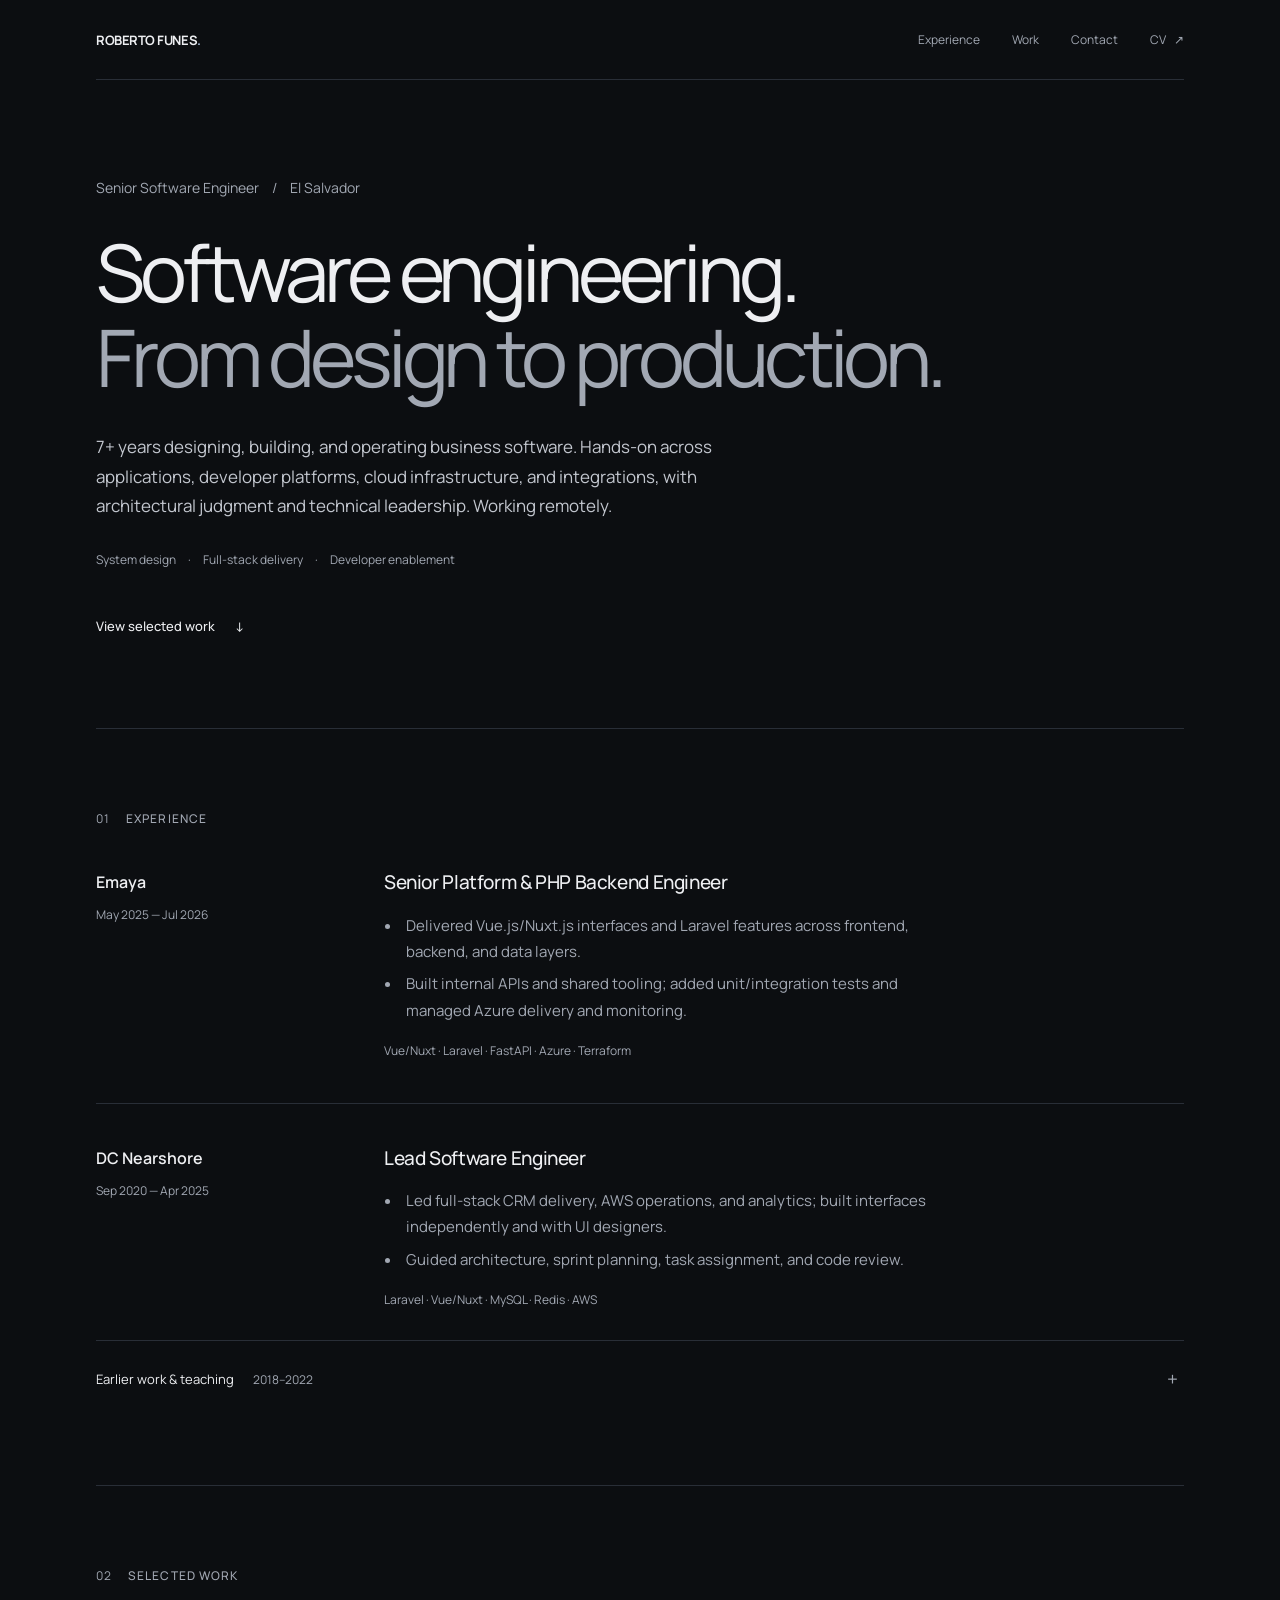
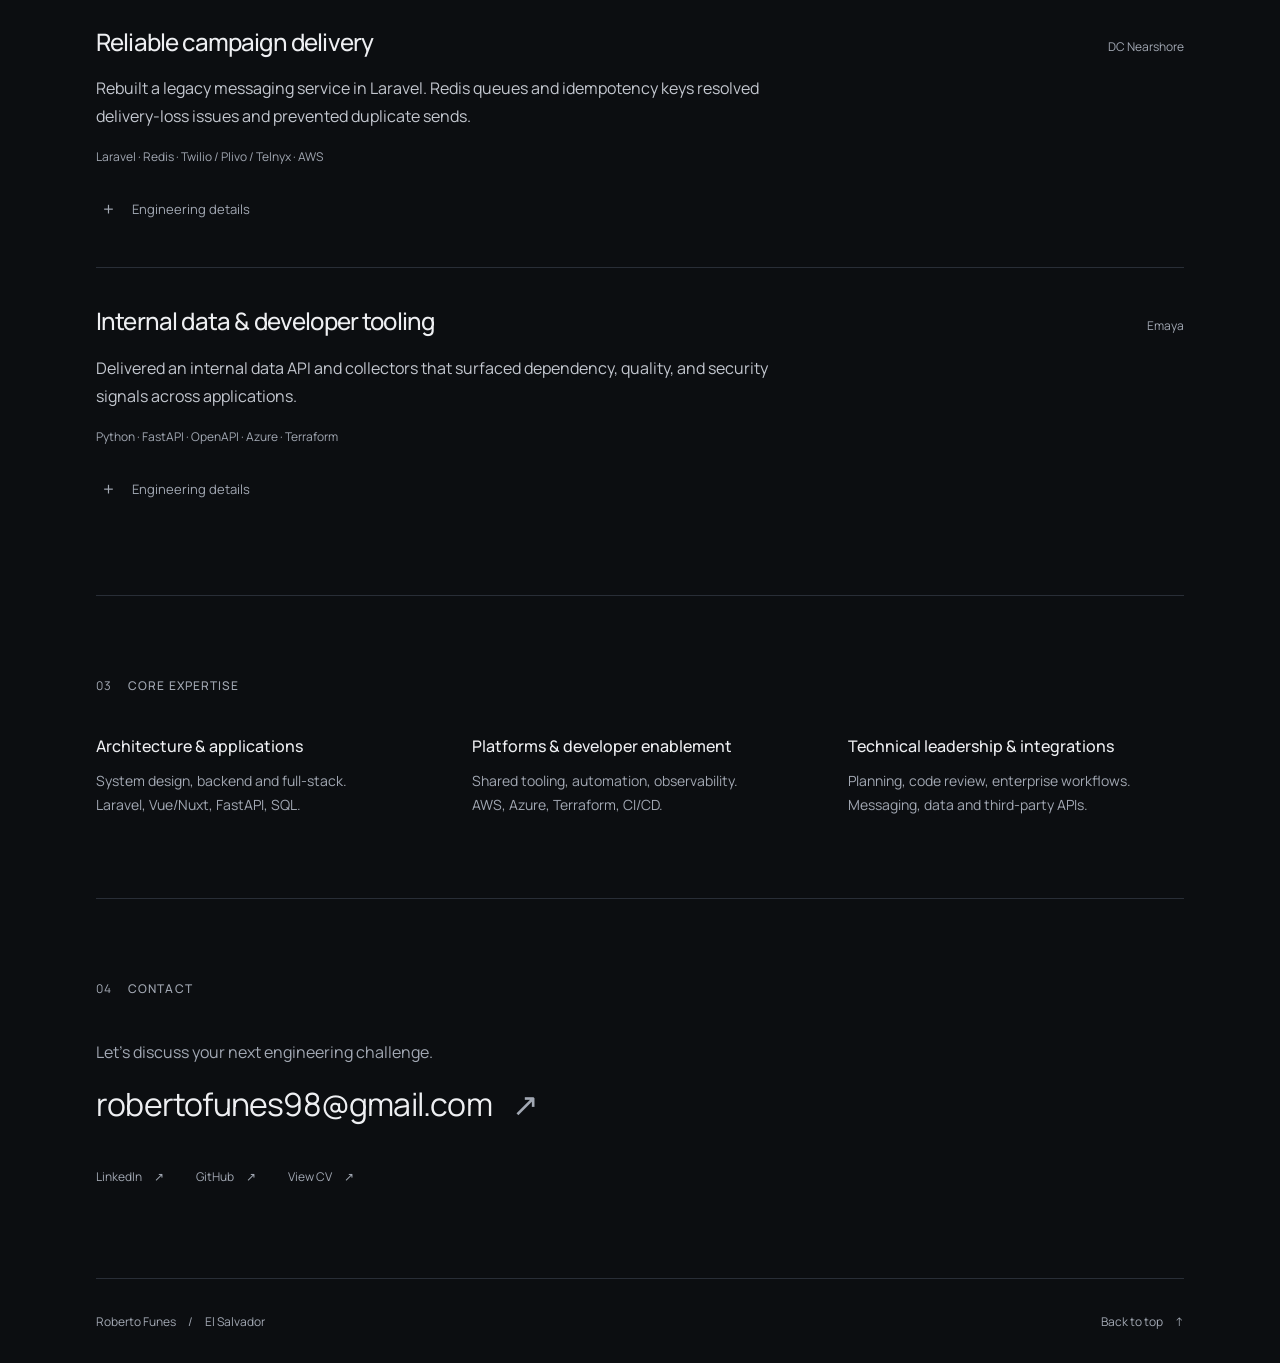
<file: index.html>
<!doctype html>
<html lang="en">
<head>
  <meta charset="utf-8">
  <meta name="viewport" content="width=device-width, initial-scale=1">
  <meta name="description" content="Roberto Funes — Senior Software Engineer. Architecture, backend and full-stack engineering, developer enablement, cloud automation, technical leadership and enterprise integrations.">
  <meta name="theme-color" content="#0c0e11">
  <meta property="og:type" content="profile">
  <meta property="og:title" content="Roberto Funes — Senior Software Engineer">
  <meta property="og:description" content="Hands-on software engineering: system design, applications, platforms, cloud infrastructure and integrations. From requirements to production.">
  <meta name="twitter:card" content="summary">
  <title>Roberto Funes — Senior Software Engineer</title>
  <link rel="icon" href="assets/favicon.svg" type="image/svg+xml">
  <link rel="preload" href="assets/fonts/manrope-latin.woff2" as="font" type="font/woff2" crossorigin>
  <link rel="stylesheet" href="styles.css">
  <script src="app.js" defer></script>
  <script type="application/ld+json">{"@context":"https://schema.org","@type":"Person","name":"Roberto Funes","jobTitle":"Senior Software Engineer","email":"mailto:robertofunes98@gmail.com","homeLocation":{"@type":"Country","name":"El Salvador"},"knowsAbout":["Software Architecture","System Design","Developer Enablement","Cloud Automation","Technical Leadership","Enterprise Integrations","Full-Stack Development","Vue.js","Nuxt.js","Laravel","FastAPI","Backend Engineering","Platform Engineering","AWS","Azure"],"sameAs":["https://github.com/rfunes98","https://www.linkedin.com/in/roberto-funes-6a263b122/"]}</script>
</head>
<body id="top">
  <a class="skip-link" href="#main">Skip to content</a>
  <header class="site-header wrap">
    <a class="brand" href="#top">ROBERTO FUNES<span aria-hidden="true">.</span></a>
    <nav aria-label="Main navigation"><a href="#experience">Experience</a><a href="#work">Work</a><a href="#contact">Contact</a><a href="assets/roberto-funes-cv.html">CV <span aria-hidden="true">↗</span></a></nav>
  </header>
  <main id="main">
    <section class="hero wrap" aria-labelledby="hero-title">
      <p class="hero-name">Senior Software Engineer <span aria-hidden="true">/</span> El Salvador</p>
      <h1 id="hero-title">Software engineering.<br><span>From design to production.</span></h1>
      <p class="hero-description">7+ years designing, building, and operating business software. Hands-on across applications, developer platforms, cloud infrastructure, and integrations, with architectural judgment and technical leadership. Working remotely.</p>
      <p class="hero-stack">System design <span aria-hidden="true">·</span> Full-stack delivery <span aria-hidden="true">·</span> Developer enablement</p>
      <a class="text-link hero-action" href="#work">View selected work <span aria-hidden="true">↓</span></a>
    </section>

    <section class="section wrap" id="experience" aria-labelledby="experience-title">
      <h2 class="section-title" id="experience-title"><span>01</span> Experience</h2>
      <article class="experience-entry">
        <div class="entry-meta"><p class="company">Emaya</p><p class="date">May 2025 — Jul 2026</p></div>
        <div class="entry-body"><h3>Senior Platform & PHP Backend Engineer</h3><ul><li>Delivered Vue.js/Nuxt.js interfaces and Laravel features across frontend, backend, and data layers.</li><li>Built internal APIs and shared tooling; added unit/integration tests and managed Azure delivery and monitoring.</li></ul><p class="tech-line">Vue/Nuxt · Laravel · FastAPI · Azure · Terraform</p></div>
      </article>
      <article class="experience-entry">
        <div class="entry-meta"><p class="company">DC Nearshore</p><p class="date">Sep 2020 — Apr 2025</p></div>
        <div class="entry-body"><h3>Lead Software Engineer</h3><ul><li>Led full-stack CRM delivery, AWS operations, and analytics; built interfaces independently and with UI designers.</li><li>Guided architecture, sprint planning, task assignment, and code review.</li></ul><p class="tech-line">Laravel · Vue/Nuxt · MySQL · Redis · AWS</p></div>
      </article>
      <details class="earlier-work"><summary><span>Earlier work & teaching <span class="summary-meta">2018–2022</span></span><span class="disclosure-icon" aria-hidden="true">+</span></summary><div class="earlier-body"><p><strong>MoonDev & Successful Decision · Freelance, 2019–2022.</strong> Laravel transport APIs, GPS integrations, Java/Spring Boot order systems and ERP reporting.</p><p><strong>ITCA-FEPADE · 2019–2022.</strong> Programming instructor: Java, PHP, C++ and C#.</p><p><strong>Cruz Roja El Salvador · Freelance, 2018–2019.</strong> Java/Firebase Android application for volunteer management.</p><a class="text-link" href="assets/roberto-funes-cv.html">Full experience & dates <span aria-hidden="true">↗</span></a></div></details>
    </section>

    <section class="section wrap" id="work" aria-labelledby="work-title">
      <h2 class="section-title" id="work-title"><span>02</span> Selected work</h2>
      <article class="case-study" id="messaging-platform" aria-labelledby="messaging-title">
        <div class="work-heading"><h3 id="messaging-title">Reliable campaign delivery</h3><p class="work-company">DC Nearshore</p></div>
        <p class="case-summary">Rebuilt a legacy messaging service in Laravel. Redis queues and idempotency keys resolved delivery-loss issues and prevented duplicate sends.</p>
        <p class="tech-line">Laravel · Redis · Twilio / Plivo / Telnyx · AWS</p>
        <details class="case-details" data-project="messaging-platform"><summary><span>Engineering details</span><span class="disclosure-icon" aria-hidden="true">+</span></summary><div class="case-detail-content"><p class="detail-placeholder">Separated delivery into asynchronous jobs, expanded SMS/email provider integrations, and added CloudWatch monitoring.</p></div></details>
      </article>
      <article class="case-study" id="engineering-platform" aria-labelledby="platform-title">
        <div class="work-heading"><h3 id="platform-title">Internal data & developer tooling</h3><p class="work-company">Emaya</p></div>
        <p class="case-summary">Delivered an internal data API and collectors that surfaced dependency, quality, and security signals across applications.</p>
        <p class="tech-line">Python · FastAPI · OpenAPI · Azure · Terraform</p>
        <details class="case-details" data-project="engineering-platform"><summary><span>Engineering details</span><span class="disclosure-icon" aria-hidden="true">+</span></summary><div class="case-detail-content"><p class="detail-placeholder">Documented the API with OpenAPI, deployed on Azure, and supported teams through shared libraries and architecture guidance.</p></div></details>
      </article>
      <div class="project-load-status" hidden><p role="status">Extended notes are unavailable. The work summaries remain accessible.</p><button class="text-link retry-notes" type="button">Retry notes <span aria-hidden="true">↻</span></button></div>
    </section>

    <section class="section wrap" id="expertise" aria-labelledby="expertise-title">
      <h2 class="section-title" id="expertise-title"><span>03</span> Core expertise</h2>
      <div class="competency-grid"><div class="competency"><h3>Architecture & applications</h3><p>System design, backend and full-stack.<br>Laravel, Vue/Nuxt, FastAPI, SQL.</p></div><div class="competency"><h3>Platforms & developer enablement</h3><p>Shared tooling, automation, observability.<br>AWS, Azure, Terraform, CI/CD.</p></div><div class="competency"><h3>Technical leadership & integrations</h3><p>Planning, code review, enterprise workflows.<br>Messaging, data and third-party APIs.</p></div></div>
    </section>

    <section class="section contact-section wrap" id="contact" aria-labelledby="contact-title">
      <h2 class="section-title" id="contact-title"><span>04</span> Contact</h2>
      <p class="contact-intro">Let’s discuss your next engineering challenge.</p>
      <a class="email-link" href="mailto:robertofunes98@gmail.com">robertofunes98@gmail.com <span aria-hidden="true">↗</span></a>
      <div class="contact-links"><a href="https://www.linkedin.com/in/roberto-funes-6a263b122/">LinkedIn <span aria-hidden="true">↗</span></a><a href="https://github.com/rfunes98">GitHub <span aria-hidden="true">↗</span></a><a href="assets/roberto-funes-cv.html">View CV <span aria-hidden="true">↗</span></a></div>
    </section>
  </main>
  <footer class="site-footer wrap"><p>Roberto Funes <span aria-hidden="true">/</span> El Salvador</p><a href="#top">Back to top <span aria-hidden="true">↑</span></a></footer>
</body>
</html>
</file>
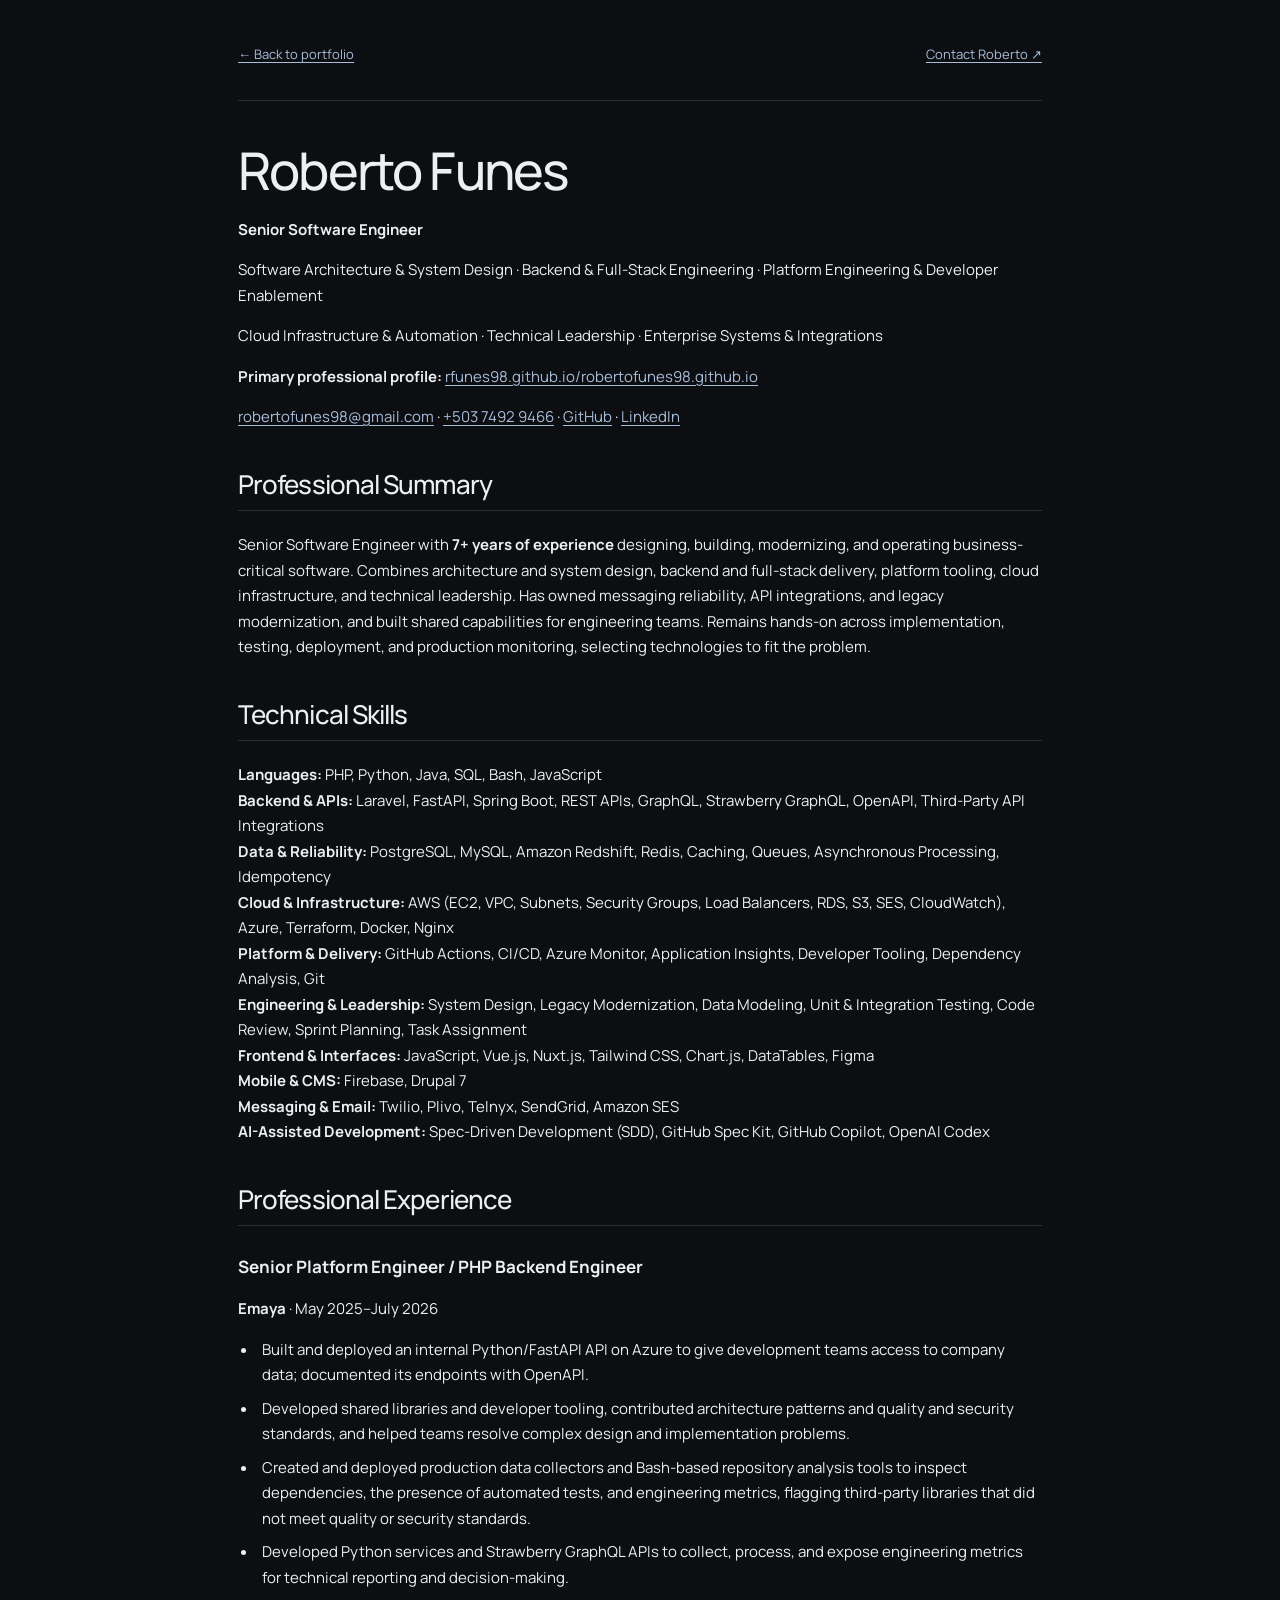
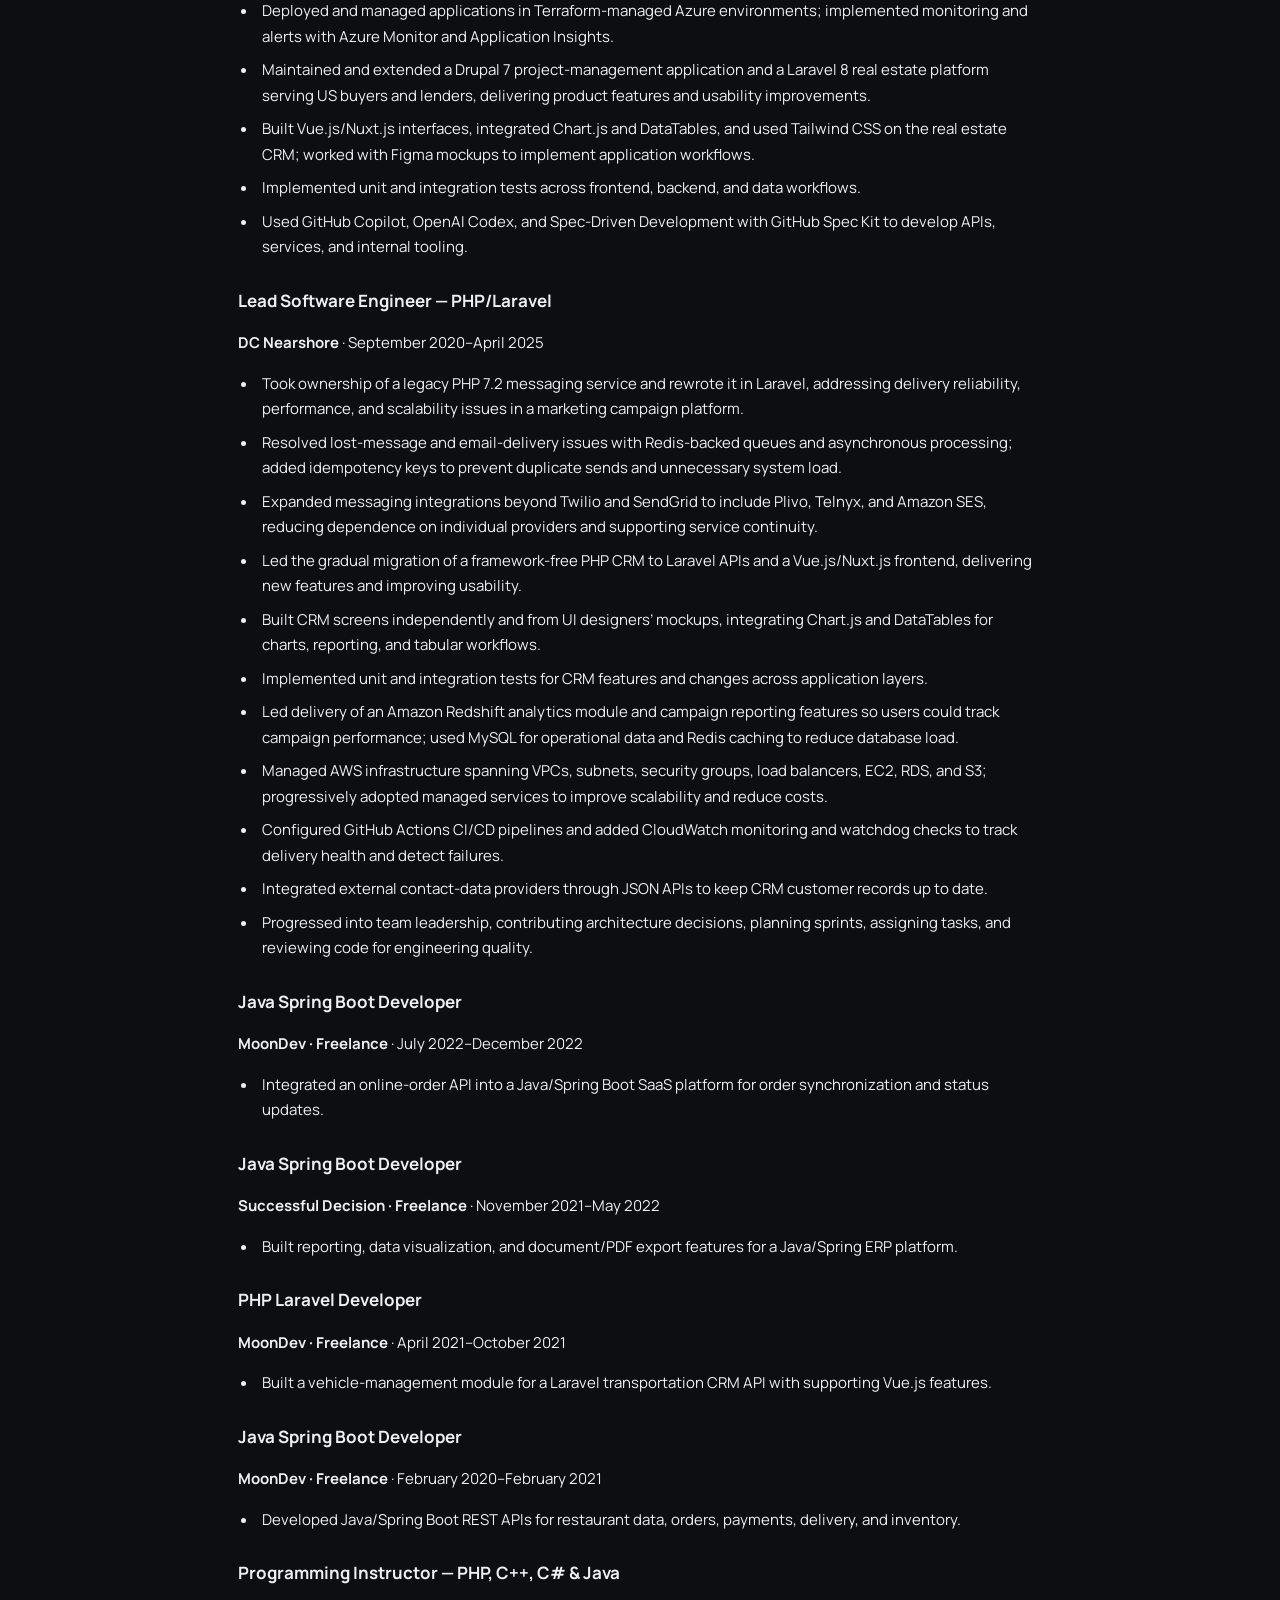
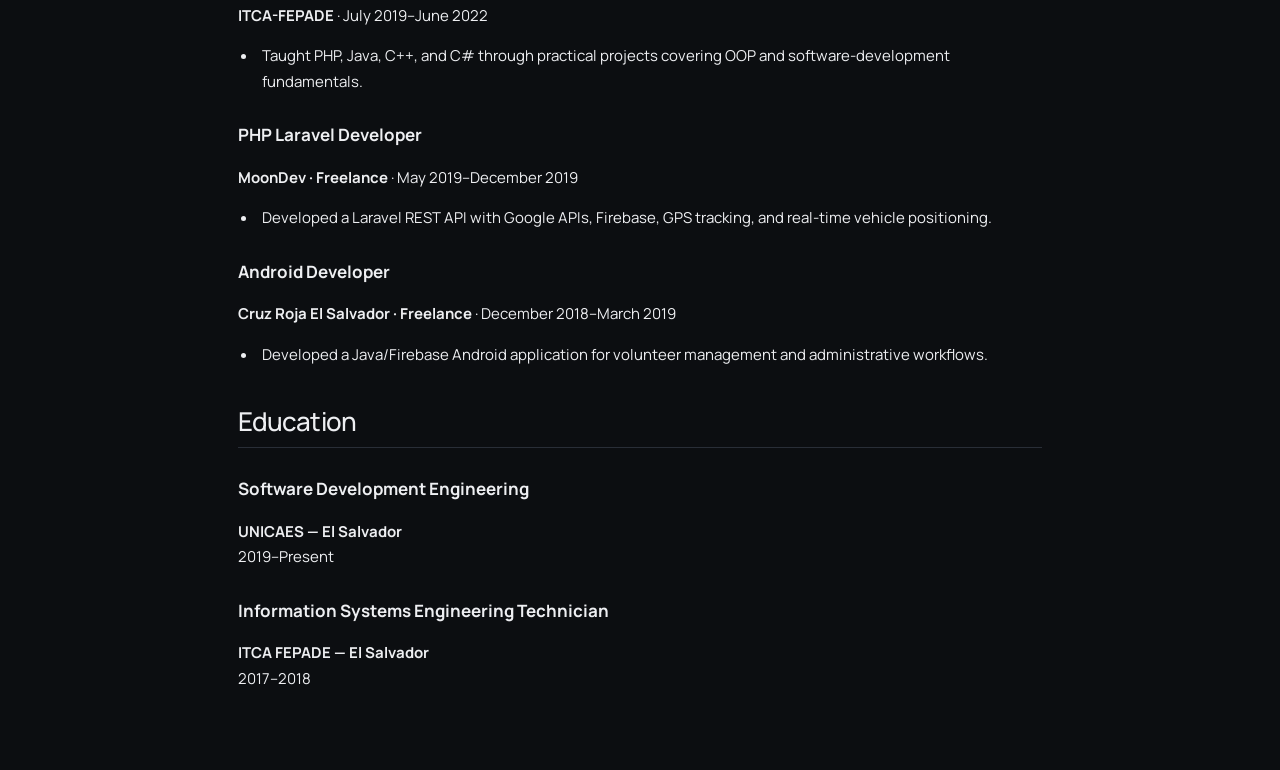
<file: assets/roberto-funes-cv.html>
<!doctype html>
<html lang="en">
<head>
  <meta charset="utf-8">
  <meta name="viewport" content="width=device-width, initial-scale=1">
  <meta name="description" content="Roberto Funes — Senior Software Engineer. Architecture, applications, platforms, cloud, integrations, professional experience and education.">
  <title>Roberto Funes — Curriculum Vitae</title>
  <link rel="icon" href="favicon.svg" type="image/svg+xml">
  <style>
    @font-face { font-family: Manrope; src: url('fonts/manrope-latin.woff2') format('woff2'); font-weight: 400 700; font-display: swap; }
    * { box-sizing: border-box; }
    body { max-width: 860px; padding: 32px 28px 64px; margin: auto; background: #0c0e11; color: #eeeff2; color-scheme: dark; font: 15px/1.7 Manrope, sans-serif; }
    a { color: #a8bdd9; text-underline-offset: 3px; overflow-wrap: anywhere; }
    a:focus-visible { outline: 3px solid #a8bdd9; outline-offset: 4px; }
    nav { display: flex; justify-content: space-between; gap: 24px; padding-bottom: 24px; border-bottom: 1px solid #292e37; margin-bottom: 40px; font-size: 13px; }
    nav a { min-height: 44px; display: inline-flex; align-items: center; }
    h1, h2 { font-weight: 500; line-height: 1.15; letter-spacing: -.035em; }
    h1 { font-size: 52px; margin-bottom: 16px; }
    h2 { font-size: 26px; margin-top: 40px; padding-bottom: 10px; border-bottom: 1px solid #292e37; }
    h3 { font-size: 17px; line-height: 1.5; margin-top: 28px; }
    li { margin-bottom: 8px; padding-left: 4px; }
    ul { padding-left: 20px; }
    @media print { @page { size: Letter; margin: .55in; } body { max-width: none; padding: 0; background: #fff; color: #111; color-scheme: light; font-size: 9pt; line-height: 1.45; } nav { display: none; } h1 { font-size: 30pt; } h2 { font-size: 17pt; margin-top: 18pt; break-after: avoid; } h3 { font-size: 11pt; margin-top: 12pt; break-after: avoid; } li { margin-bottom: 3pt; } a { color: inherit; } p { orphans: 3; widows: 3; } }
  </style>
</head>
<body>
  <nav aria-label="CV navigation"><a href="../index.html">← Back to portfolio</a><a href="mailto:robertofunes98@gmail.com">Contact Roberto ↗</a></nav>
  <main><h1>Roberto Funes</h1>
<p><strong>Senior Software Engineer</strong></p>
<p>Software Architecture &amp; System Design · Backend &amp; Full-Stack Engineering · Platform Engineering &amp; Developer Enablement</p>
<p>Cloud Infrastructure &amp; Automation · Technical Leadership · Enterprise Systems &amp; Integrations</p>
<p><strong>Primary professional profile:</strong> <a href="https://rfunes98.github.io/robertofunes98.github.io/">rfunes98.github.io/robertofunes98.github.io</a></p>
<p><a href="mailto:robertofunes98@gmail.com">robertofunes98@gmail.com</a> · <a href="tel:+50374929466">+503 7492 9466</a> · <a href="https://github.com/rfunes98">GitHub</a> · <a href="https://www.linkedin.com/in/roberto-funes-6a263b122/">LinkedIn</a></p>
<h2>Professional Summary</h2>
<p>Senior Software Engineer with <strong>7+ years of experience</strong> designing, building, modernizing, and operating business-critical software. Combines architecture and system design, backend and full-stack delivery, platform tooling, cloud infrastructure, and technical leadership. Has owned messaging reliability, API integrations, and legacy modernization, and built shared capabilities for engineering teams. Remains hands-on across implementation, testing, deployment, and production monitoring, selecting technologies to fit the problem.</p>
<h2>Technical Skills</h2>
<p><strong>Languages:</strong> PHP, Python, Java, SQL, Bash, JavaScript<br>
<strong>Backend &amp; APIs:</strong> Laravel, FastAPI, Spring Boot, REST APIs, GraphQL, Strawberry GraphQL, OpenAPI, Third-Party API Integrations<br>
<strong>Data &amp; Reliability:</strong> PostgreSQL, MySQL, Amazon Redshift, Redis, Caching, Queues, Asynchronous Processing, Idempotency<br>
<strong>Cloud &amp; Infrastructure:</strong> AWS (EC2, VPC, Subnets, Security Groups, Load Balancers, RDS, S3, SES, CloudWatch), Azure, Terraform, Docker, Nginx<br>
<strong>Platform &amp; Delivery:</strong> GitHub Actions, CI/CD, Azure Monitor, Application Insights, Developer Tooling, Dependency Analysis, Git<br>
<strong>Engineering &amp; Leadership:</strong> System Design, Legacy Modernization, Data Modeling, Unit &amp; Integration Testing, Code Review, Sprint Planning, Task Assignment<br>
<strong>Frontend &amp; Interfaces:</strong> JavaScript, Vue.js, Nuxt.js, Tailwind CSS, Chart.js, DataTables, Figma<br>
<strong>Mobile &amp; CMS:</strong> Firebase, Drupal 7<br>
<strong>Messaging &amp; Email:</strong> Twilio, Plivo, Telnyx, SendGrid, Amazon SES<br>
<strong>AI-Assisted Development:</strong> Spec-Driven Development (SDD), GitHub Spec Kit, GitHub Copilot, OpenAI Codex</p>
<h2>Professional Experience</h2>
<h3>Senior Platform Engineer / PHP Backend Engineer</h3>
<p><strong>Emaya</strong> · May 2025–July 2026</p>
<ul>
<li>Built and deployed an internal Python/FastAPI API on Azure to give development teams access to company data; documented its endpoints with OpenAPI.</li>
<li>Developed shared libraries and developer tooling, contributed architecture patterns and quality and security standards, and helped teams resolve complex design and implementation problems.</li>
<li>Created and deployed production data collectors and Bash-based repository analysis tools to inspect dependencies, the presence of automated tests, and engineering metrics, flagging third-party libraries that did not meet quality or security standards.</li>
<li>Developed Python services and Strawberry GraphQL APIs to collect, process, and expose engineering metrics for technical reporting and decision-making.</li>
<li>Deployed and managed applications in Terraform-managed Azure environments; implemented monitoring and alerts with Azure Monitor and Application Insights.</li>
<li>Maintained and extended a Drupal 7 project-management application and a Laravel 8 real estate platform serving US buyers and lenders, delivering product features and usability improvements.</li>
<li>Built Vue.js/Nuxt.js interfaces, integrated Chart.js and DataTables, and used Tailwind CSS on the real estate CRM; worked with Figma mockups to implement application workflows.</li>
<li>Implemented unit and integration tests across frontend, backend, and data workflows.</li>
<li>Used GitHub Copilot, OpenAI Codex, and Spec-Driven Development with GitHub Spec Kit to develop APIs, services, and internal tooling.</li>
</ul>
<h3>Lead Software Engineer — PHP/Laravel</h3>
<p><strong>DC Nearshore</strong> · September 2020–April 2025</p>
<ul>
<li>Took ownership of a legacy PHP 7.2 messaging service and rewrote it in Laravel, addressing delivery reliability, performance, and scalability issues in a marketing campaign platform.</li>
<li>Resolved lost-message and email-delivery issues with Redis-backed queues and asynchronous processing; added idempotency keys to prevent duplicate sends and unnecessary system load.</li>
<li>Expanded messaging integrations beyond Twilio and SendGrid to include Plivo, Telnyx, and Amazon SES, reducing dependence on individual providers and supporting service continuity.</li>
<li>Led the gradual migration of a framework-free PHP CRM to Laravel APIs and a Vue.js/Nuxt.js frontend, delivering new features and improving usability.</li>
<li>Built CRM screens independently and from UI designers’ mockups, integrating Chart.js and DataTables for charts, reporting, and tabular workflows.</li>
<li>Implemented unit and integration tests for CRM features and changes across application layers.</li>
<li>Led delivery of an Amazon Redshift analytics module and campaign reporting features so users could track campaign performance; used MySQL for operational data and Redis caching to reduce database load.</li>
<li>Managed AWS infrastructure spanning VPCs, subnets, security groups, load balancers, EC2, RDS, and S3; progressively adopted managed services to improve scalability and reduce costs.</li>
<li>Configured GitHub Actions CI/CD pipelines and added CloudWatch monitoring and watchdog checks to track delivery health and detect failures.</li>
<li>Integrated external contact-data providers through JSON APIs to keep CRM customer records up to date.</li>
<li>Progressed into team leadership, contributing architecture decisions, planning sprints, assigning tasks, and reviewing code for engineering quality.</li>
</ul>
<h3>Java Spring Boot Developer</h3>
<p><strong>MoonDev · Freelance</strong> · July 2022–December 2022</p>
<ul>
<li>Integrated an online-order API into a Java/Spring Boot SaaS platform for order synchronization and status updates.</li>
</ul>
<h3>Java Spring Boot Developer</h3>
<p><strong>Successful Decision · Freelance</strong> · November 2021–May 2022</p>
<ul>
<li>Built reporting, data visualization, and document/PDF export features for a Java/Spring ERP platform.</li>
</ul>
<h3>PHP Laravel Developer</h3>
<p><strong>MoonDev · Freelance</strong> · April 2021–October 2021</p>
<ul>
<li>Built a vehicle-management module for a Laravel transportation CRM API with supporting Vue.js features.</li>
</ul>
<h3>Java Spring Boot Developer</h3>
<p><strong>MoonDev · Freelance</strong> · February 2020–February 2021</p>
<ul>
<li>Developed Java/Spring Boot REST APIs for restaurant data, orders, payments, delivery, and inventory.</li>
</ul>
<h3>Programming Instructor — PHP, C++, C# &amp; Java</h3>
<p><strong>ITCA-FEPADE</strong> · July 2019–June 2022</p>
<ul>
<li>Taught PHP, Java, C++, and C# through practical projects covering OOP and software-development fundamentals.</li>
</ul>
<h3>PHP Laravel Developer</h3>
<p><strong>MoonDev · Freelance</strong> · May 2019–December 2019</p>
<ul>
<li>Developed a Laravel REST API with Google APIs, Firebase, GPS tracking, and real-time vehicle positioning.</li>
</ul>
<h3>Android Developer</h3>
<p><strong>Cruz Roja El Salvador · Freelance</strong> · December 2018–March 2019</p>
<ul>
<li>Developed a Java/Firebase Android application for volunteer management and administrative workflows.</li>
</ul>
<h2>Education</h2>
<h3>Software Development Engineering</h3>
<p><strong>UNICAES — El Salvador</strong><br>
2019–Present</p>
<h3>Information Systems Engineering Technician</h3>
<p><strong>ITCA FEPADE — El Salvador</strong><br>
2017–2018</p>
</main>
</body>
</html>
</file>
<file: styles.css>
@font-face {
  font-family: Manrope;
  src: url('assets/fonts/manrope-latin.woff2') format('woff2');
  font-weight: 400 700;
  font-display: swap;
}

:root {
  --background: #0c0e11;
  --surface: #111419;
  --text: #eeeff2;
  --muted: #a2a8b3;
  --line: #292e37;
  --accent: #a8bdd9;
  --gutter: clamp(24px, 4vw, 48px);
  --space-section: 80px;
  color-scheme: dark;
  color: var(--text);
  background: var(--background);
  font-family: Manrope, sans-serif;
  font-synthesis: none;
  scroll-behavior: smooth;
  scroll-padding-top: 32px;
}

* { box-sizing: border-box; }
body { margin: 0; font-size: 16px; -webkit-font-smoothing: antialiased; }
h1, h2, h3, p { margin: 0; }
p, li { line-height: 1.75; }
a { color: inherit; text-decoration: none; }
button { font: inherit; color: inherit; }
button, summary { cursor: pointer; }
a, button, summary { -webkit-tap-highlight-color: transparent; }
a:focus-visible, button:focus-visible, summary:focus-visible { outline: 3px solid var(--accent); outline-offset: 6px; }
::selection { background: var(--accent); color: var(--background); }
[hidden] { display: none !important; }
.wrap { width: min(100% - var(--gutter) * 2, 1088px); margin-inline: auto; }
.skip-link { position: fixed; z-index: 10; top: 12px; left: 12px; transform: translateY(-160%); background: var(--text); color: var(--background); padding: 12px 20px; }
.skip-link:focus { transform: none; }
.site-header { display: flex; align-items: center; justify-content: space-between; gap: 32px; min-height: 80px; border-bottom: 1px solid var(--line); }
.brand { display: inline-flex; align-items: center; min-height: 44px; font-size: 13px; font-weight: 700; letter-spacing: -.035em; white-space: nowrap; }
.brand > span { color: var(--accent); }
.site-header nav { display: flex; gap: 32px; }
.site-header nav a { display: inline-flex; align-items: center; min-height: 44px; gap: 8px; color: var(--muted); font-size: 12px; }
a { transition: color 160ms; }
a:hover { color: var(--text); }
.hero { padding-block: 96px 80px; }
.hero-name { font-size: 14px; color: var(--muted); margin-bottom: 28px; }
.hero-name > span { margin-inline: 10px; color: var(--muted); }
.hero h1 { font-size: clamp(44px, 6.2vw, 88px); font-weight: 400; letter-spacing: -.065em; line-height: 1.08; }
.hero h1 > span { color: var(--muted); }
.hero-description { margin-top: 32px; max-width: 650px; color: #c3c7cf; font-size: 17px; }
.hero-stack { margin-top: 28px; font-size: 12px; color: var(--muted); }
.hero-stack > span { margin-inline: 10px; }
.text-link { display: inline-flex; align-items: center; gap: 20px; min-height: 44px; font-size: 13px; font-weight: 500; }
.text-link > span { transition: transform 160ms; }
.text-link:hover > span { transform: translateY(2px); }
.hero-action { margin-top: 34px; }
.section { padding-block: var(--space-section); border-top: 1px solid var(--line); }
.section-title { display: flex; gap: 16px; align-items: center; color: var(--muted); font-size: 12px; font-weight: 500; line-height: 1.6; text-transform: uppercase; letter-spacing: .09em; margin-bottom: 40px; }
.section-title > span { font-weight: 400; }
.experience-entry { display: grid; grid-template-columns: 240px minmax(0, 1fr); gap: 48px; }
.experience-entry + .experience-entry { margin-top: 40px; padding-top: 40px; border-top: 1px solid var(--line); }
.company { font-size: 16px; font-weight: 600; }
.date { margin-top: 8px; font-size: 12px; color: var(--muted); }
.entry-body h3 { font-size: 19px; line-height: 1.5; font-weight: 500; letter-spacing: -.02em; }
.entry-body ul { margin: 16px 0; padding-left: 18px; font-size: 15px; color: var(--muted); max-width: 64ch; }
.entry-body li { padding-left: 4px; }
.entry-body li + li { margin-top: 6px; }
.tech-line { color: var(--muted); font-size: 12px; line-height: 1.9; }
summary { display: flex; justify-content: space-between; align-items: center; gap: 24px; list-style: none; min-height: 52px; font-size: 13px; }
summary::-webkit-details-marker { display: none; }
.summary-meta { margin-left: 16px; color: var(--muted); font-size: 12px; }
.disclosure-icon { width: 24px; flex: 0 0 24px; text-align: center; color: var(--muted); font-size: 19px; }
details[open] > summary .disclosure-icon { font-size: 0; }
details[open] > summary .disclosure-icon::after { content: '−'; font-size: 19px; }
summary:hover, summary:hover .disclosure-icon { color: var(--text); }
.earlier-work { margin-top: 28px; padding-top: 12px; border-top: 1px solid var(--line); }
.earlier-body { padding-block: 12px 8px; max-width: 70ch; }
.earlier-body p { font-size: 14px; color: var(--muted); }
.earlier-body p + p { margin-top: 16px; }
.earlier-body strong { color: var(--text); font-weight: 500; }
.earlier-body .text-link { margin-top: 8px; }
.case-study + .case-study { border-top: 1px solid var(--line); margin-top: 32px; padding-top: 36px; }
.work-heading { display: flex; justify-content: space-between; align-items: baseline; gap: 24px; }
.work-heading h3 { font-size: 24px; line-height: 1.4; font-weight: 500; letter-spacing: -.035em; }
.work-company { font-size: 12px; color: var(--muted); white-space: nowrap; }
.case-summary { max-width: 70ch; font-size: 16px; color: #c3c7cf; margin-block: 16px; }
.case-details { margin-top: 14px; }
.case-details > summary { justify-content: flex-start; gap: 12px; color: var(--muted); }
.case-details > summary .disclosure-icon { order: -1; }
.case-detail-content { padding-block: 20px 8px; }
.notes-grid { display: grid; grid-template-columns: repeat(2, minmax(0, 1fr)); gap: 28px 48px; }
.case-note h4 { margin: 0 0 10px; color: var(--text); font-size: 13px; font-weight: 500; }
.case-note p, .case-note li, .detail-placeholder { font-size: 14px; color: var(--muted); line-height: 1.75; }
.case-note ul { margin: 0; padding-left: 18px; }
.case-note li + li { margin-top: 8px; }
.evidence-note { border-left: 1px solid #69717e; padding-left: 16px; margin-top: 28px; max-width: 80ch; }
.evidence-note .label { display: block; font-size: 12px; font-weight: 500; margin-bottom: 6px; }
.evidence-note p { font-size: 12px; color: var(--muted); }
.project-load-status { margin-top: 24px; font-size: 14px; color: var(--muted); }
.retry-notes { border: 0; padding: 0; color: var(--text); background: none; }
.competency-grid { display: grid; grid-template-columns: repeat(3, minmax(0, 1fr)); gap: 40px; }
.competency h3 { font-size: 16px; font-weight: 500; margin-bottom: 12px; }
.competency p { font-size: 14px; color: var(--muted); }
.contact-intro { font-size: 16px; color: var(--muted); }
.email-link { display: inline-flex; align-items: center; gap: 20px; min-height: 52px; font-size: clamp(20px, 2.5vw, 32px); font-weight: 400; letter-spacing: -.025em; margin-top: 12px; overflow-wrap: anywhere; }
.email-link > span { color: var(--muted); flex-shrink: 0; }
.contact-links { display: flex; gap: 32px; margin-top: 24px; }
.contact-links a, .site-footer a { display: inline-flex; align-items: center; min-height: 44px; gap: 12px; font-size: 12px; color: var(--muted); }
.contact-links a:hover, .site-footer a:hover { color: var(--text); }
.site-footer { display: flex; justify-content: space-between; align-items: center; gap: 24px; padding-block: 20px; border-top: 1px solid var(--line); font-size: 12px; color: var(--muted); }
.site-footer p > span { margin-inline: 10px; }

@media (max-width: 900px) {
  .hero { padding-block: 96px; }
  .experience-entry { grid-template-columns: 190px minmax(0, 1fr); gap: 32px; }
  .competency-grid { gap: 24px; }
}
@media (max-width: 600px) {
  :root { --space-section: 56px; }
  .site-header { min-height: 104px; flex-wrap: wrap; gap: 0; padding-top: 12px; }
  .brand { width: 100%; }
  .site-header nav { width: 100%; justify-content: space-between; gap: 16px; }
  .hero { padding-block: 64px; }
  .hero-name { font-size: 12px; margin-bottom: 24px; }
  .hero-name > span { margin-inline: 4px; }
  .hero h1 { font-size: clamp(37px, 9.7vw, 56px); letter-spacing: -.065em; line-height: 1.14; }
  .hero-description { font-size: 16px; margin-top: 24px; }
  .desktop-break { display: none; }
  .hero-stack { margin-top: 24px; font-size: 12px; line-height: 1.9; }
  .hero-stack > span { margin-inline: 5px; }
  .hero-action { margin-top: 24px; }
  .section-title { margin-bottom: 32px; }
  .experience-entry { grid-template-columns: minmax(0, 1fr); gap: 16px; }
  .entry-meta { display: flex; justify-content: space-between; align-items: baseline; flex-wrap: wrap; gap: 8px 16px; }
  .date { margin-top: 0; }
  .entry-body h3 { font-size: 18px; }
  .entry-body ul { font-size: 15px; }
  .experience-entry + .experience-entry { padding-top: 28px; margin-top: 28px; }
  .summary-meta { margin-left: 8px; }
  .work-heading { display: block; }
  .work-heading h3 { font-size: 22px; }
  .work-company { margin-top: 8px; }
  .notes-grid { grid-template-columns: minmax(0, 1fr); gap: 24px; }
  .competency-grid { grid-template-columns: minmax(0, 1fr); gap: 28px; }
  .competency h3 { margin-bottom: 8px; }
  .email-link { font-size: clamp(18px, 5.1vw, 24px); gap: 10px; }
  .contact-links { gap: 28px; }
  .site-footer { gap: 12px; font-size: 12px; }
  .site-footer p > span { margin-inline: 4px; }
}
@media (max-width: 360px) {
  .hero h1 { font-size: 32px; }
}
@media (prefers-reduced-motion: reduce) {
  :root { scroll-behavior: auto; }
  *, *::before, *::after { animation: none !important; transition: none !important; }
}
@media (forced-colors: active) {
  .disclosure-icon { color: ButtonText; }
}
@media print {
  :root { color: #111; background: #fff; color-scheme: light; }
  .site-header nav, .hero-action, .site-footer a { display: none; }
  .hero { padding-block: 32px; }
  .hero h1 { font-size: 48px; }
  .hero h1 > span, .hero-description, .hero-name, .hero-stack, .section-title, .entry-body ul, .tech-line, .case-summary, .work-company, .date, .competency p, .contact-intro, .contact-links a, .site-footer { color: #333; }
  .section { padding-block: 32px; }
  .experience-entry, .case-study, .competency { break-inside: avoid; }
}
</file>
